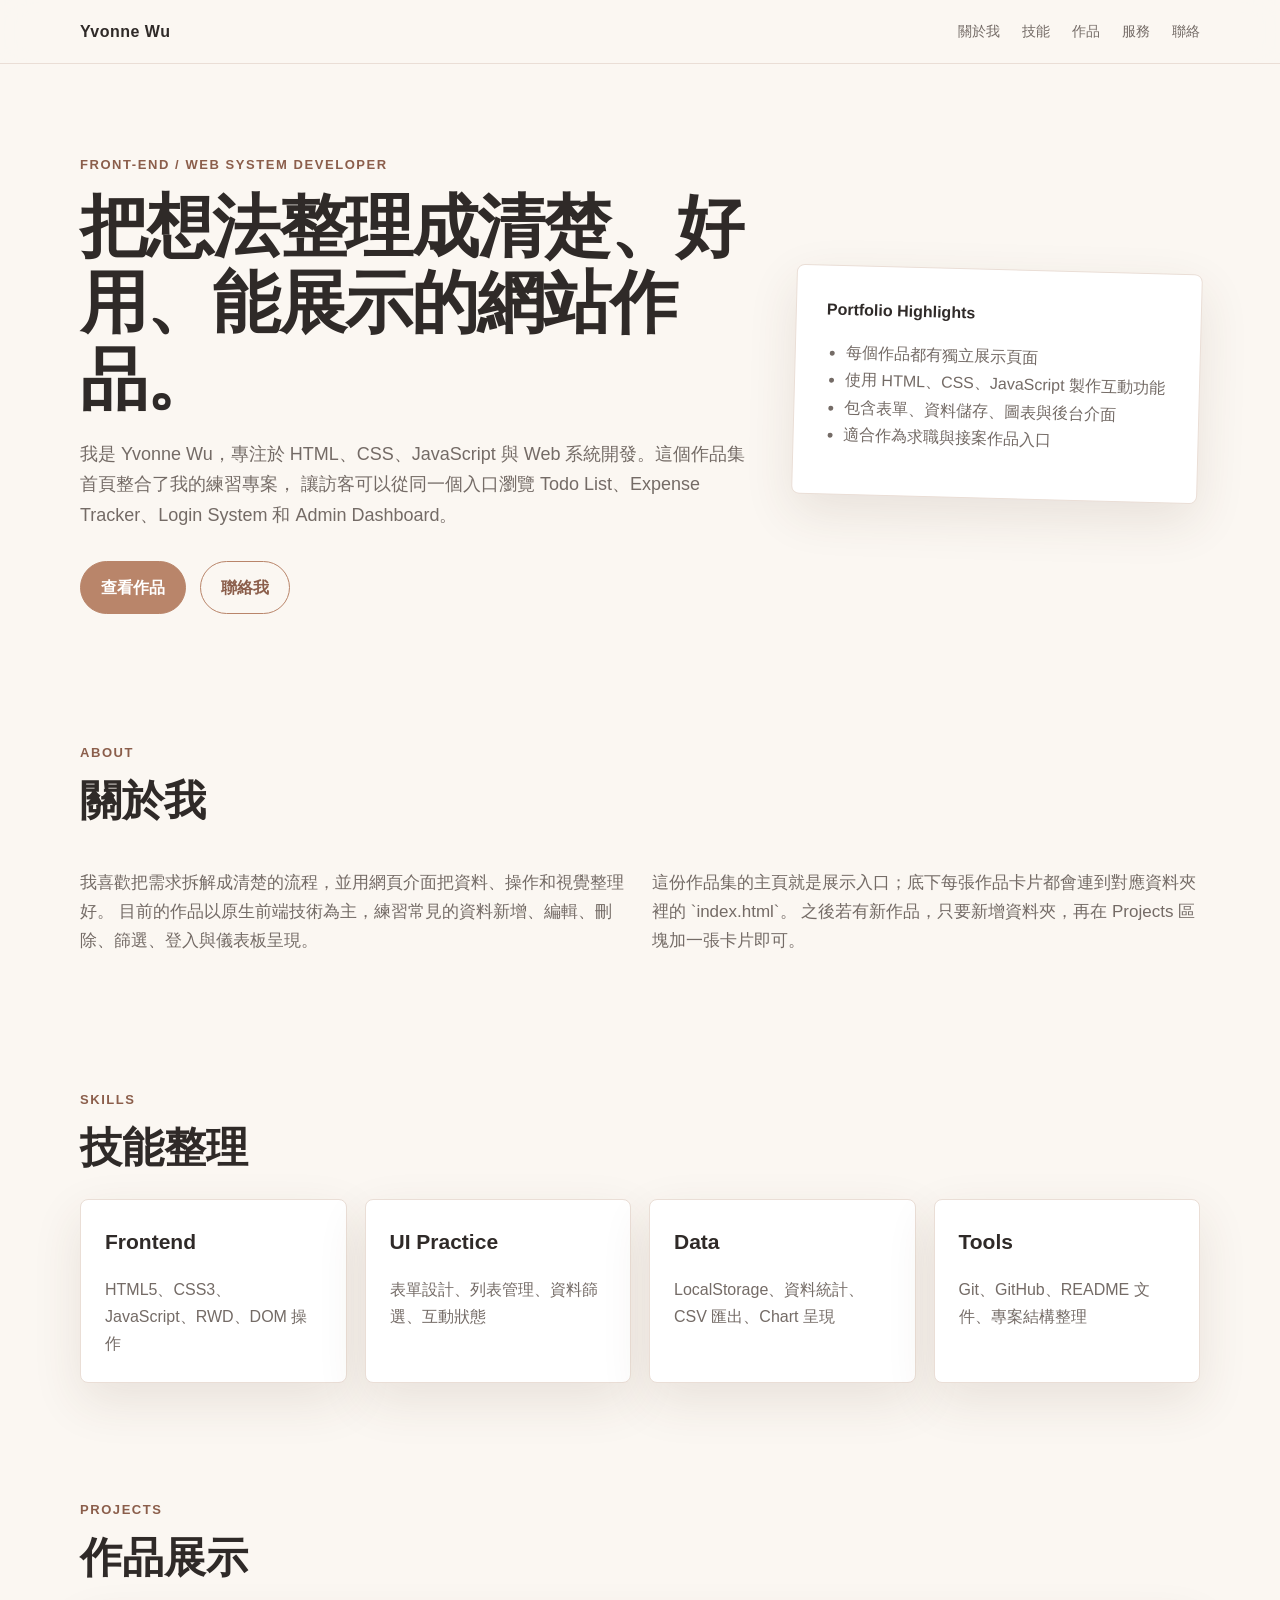
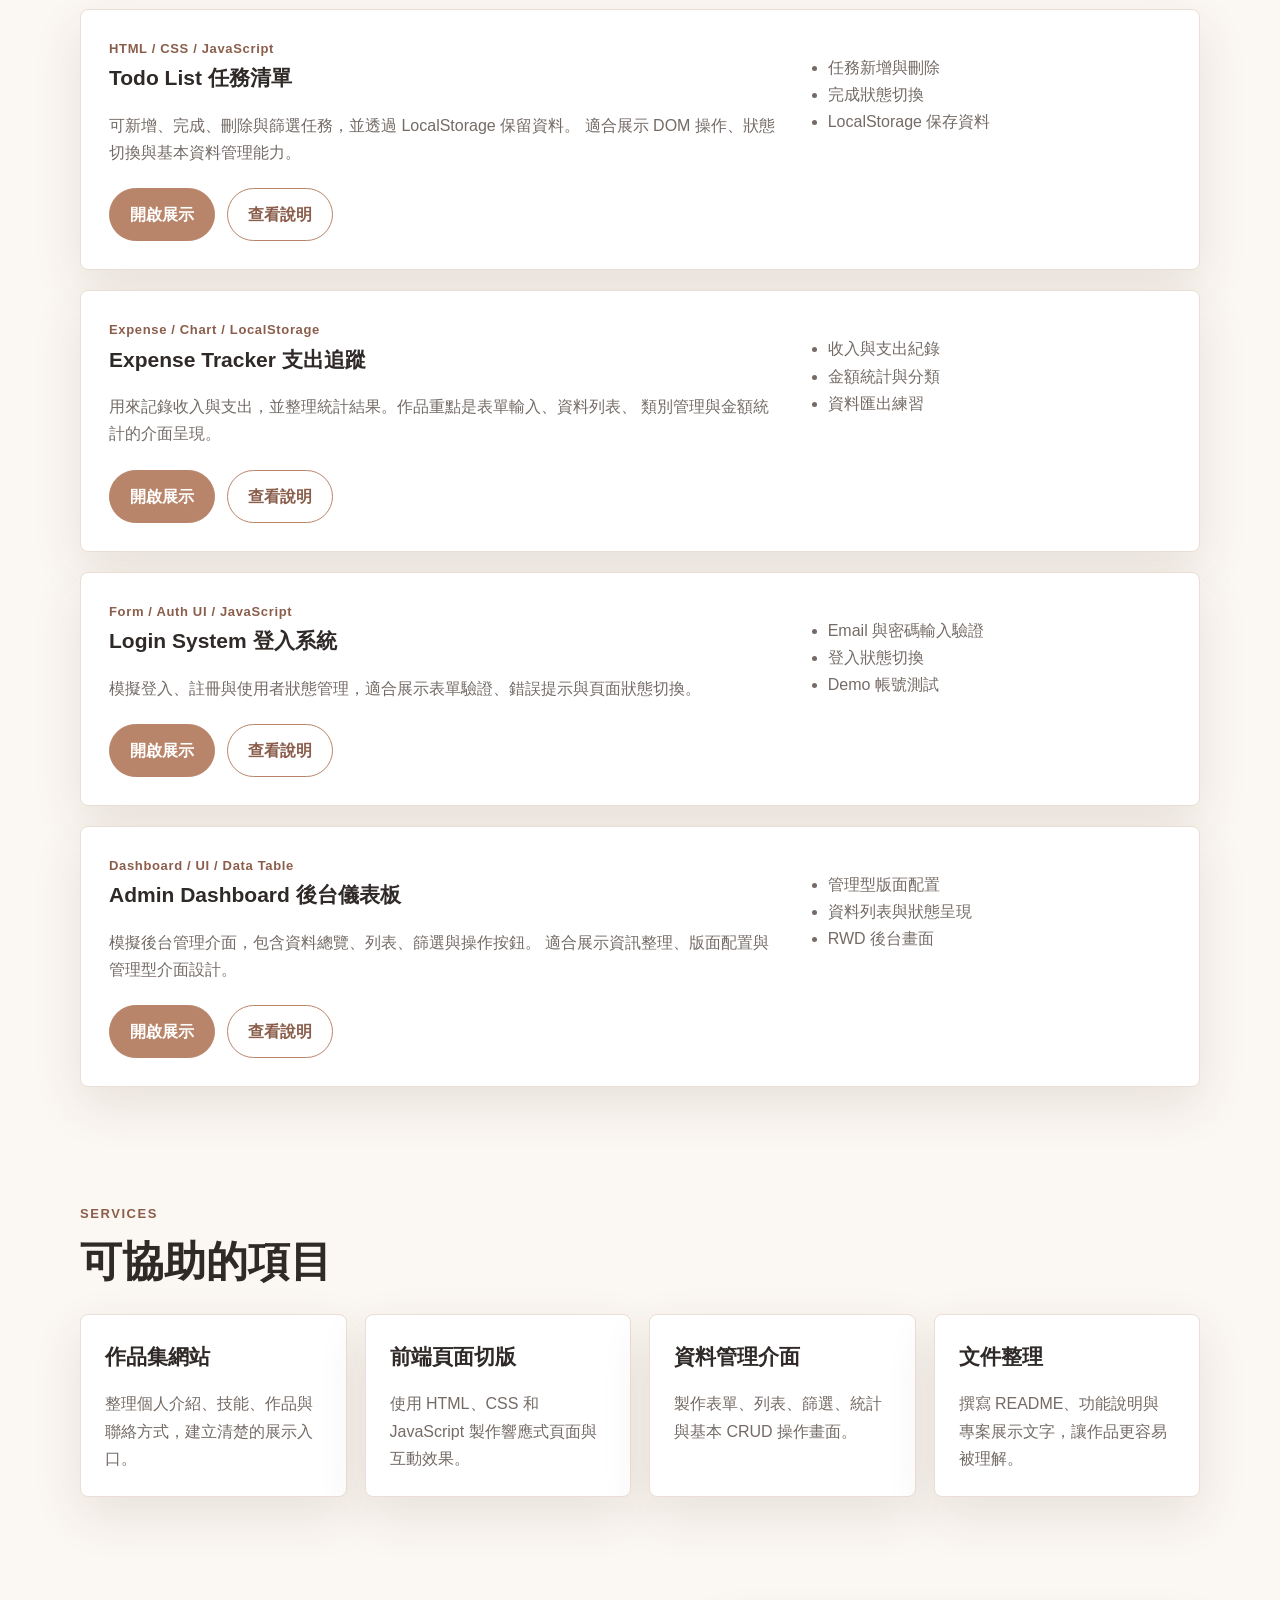
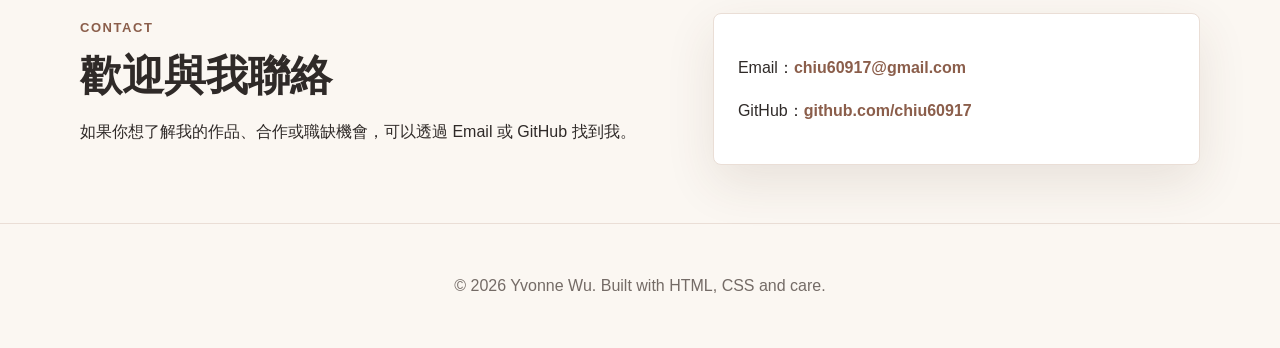
<file: index.html>
<!DOCTYPE html>
<html lang="zh-Hant">
<head>
  <meta charset="UTF-8" />
  <meta name="viewport" content="width=device-width, initial-scale=1.0" />
  <title>Yvonne Wu | Web Developer Portfolio</title>
  <meta name="description" content="Yvonne Wu 的 Web Developer Portfolio，展示前端互動頁面、資料管理工具、登入系統與後台儀表板作品。" />
  <link rel="stylesheet" href="style.css" />
</head>
<body>
  <header class="site-header">
    <nav class="nav container" aria-label="主要導覽">
      <a class="logo" href="#top">Yvonne Wu</a>
      <div class="nav-links">
        <a href="#about">關於我</a>
        <a href="#skills">技能</a>
        <a href="#projects">作品</a>
        <a href="#services">服務</a>
        <a href="#contact">聯絡</a>
      </div>
    </nav>
  </header>

  <main id="top">
    <section class="hero container">
      <div class="hero-text">
        <p class="eyebrow">Front-End / Web System Developer</p>
        <h1>把想法整理成清楚、好用、能展示的網站作品。</h1>
        <p class="hero-desc">
          我是 Yvonne Wu，專注於 HTML、CSS、JavaScript 與 Web 系統開發。這個作品集首頁整合了我的練習專案，
          讓訪客可以從同一個入口瀏覽 Todo List、Expense Tracker、Login System 和 Admin Dashboard。
        </p>
        <div class="hero-actions">
          <a class="btn primary" href="#projects">查看作品</a>
          <a class="btn secondary" href="#contact">聯絡我</a>
        </div>
      </div>
      <aside class="hero-card" aria-label="作品集重點">
        <p class="card-title">Portfolio Highlights</p>
        <ul>
          <li>每個作品都有獨立展示頁面</li>
          <li>使用 HTML、CSS、JavaScript 製作互動功能</li>
          <li>包含表單、資料儲存、圖表與後台介面</li>
          <li>適合作為求職與接案作品入口</li>
        </ul>
      </aside>
    </section>

    <section id="about" class="section container">
      <div class="section-heading">
        <p class="eyebrow">About</p>
        <h2>關於我</h2>
      </div>
      <div class="about-grid">
        <p>
          我喜歡把需求拆解成清楚的流程，並用網頁介面把資料、操作和視覺整理好。
          目前的作品以原生前端技術為主，練習常見的資料新增、編輯、刪除、篩選、登入與儀表板呈現。
        </p>
        <p>
          這份作品集的主頁就是展示入口；底下每張作品卡片都會連到對應資料夾裡的 `index.html`。
          之後若有新作品，只要新增資料夾，再在 Projects 區塊加一張卡片即可。
        </p>
      </div>
    </section>

    <section id="skills" class="section container">
      <div class="section-heading">
        <p class="eyebrow">Skills</p>
        <h2>技能整理</h2>
      </div>
      <div class="skills-grid">
        <div class="skill-card">
          <h3>Frontend</h3>
          <p>HTML5、CSS3、JavaScript、RWD、DOM 操作</p>
        </div>
        <div class="skill-card">
          <h3>UI Practice</h3>
          <p>表單設計、列表管理、資料篩選、互動狀態</p>
        </div>
        <div class="skill-card">
          <h3>Data</h3>
          <p>LocalStorage、資料統計、CSV 匯出、Chart 呈現</p>
        </div>
        <div class="skill-card">
          <h3>Tools</h3>
          <p>Git、GitHub、README 文件、專案結構整理</p>
        </div>
      </div>
    </section>

    <section id="projects" class="section container">
      <div class="section-heading">
        <p class="eyebrow">Projects</p>
        <h2>作品展示</h2>
      </div>
      <div class="project-list">
        <article class="project-card">
          <div>
            <p class="project-tag">HTML / CSS / JavaScript</p>
            <h3>Todo List 任務清單</h3>
            <p>
              可新增、完成、刪除與篩選任務，並透過 LocalStorage 保留資料。
              適合展示 DOM 操作、狀態切換與基本資料管理能力。
            </p>
            <div class="project-actions">
              <a class="btn primary" href="todo-list/index.html">開啟展示</a>
              <a class="btn secondary" href="todo-list/README.md">查看說明</a>
            </div>
          </div>
          <ul>
            <li>任務新增與刪除</li>
            <li>完成狀態切換</li>
            <li>LocalStorage 保存資料</li>
          </ul>
        </article>

        <article class="project-card">
          <div>
            <p class="project-tag">Expense / Chart / LocalStorage</p>
            <h3>Expense Tracker 支出追蹤</h3>
            <p>
              用來記錄收入與支出，並整理統計結果。作品重點是表單輸入、資料列表、
              類別管理與金額統計的介面呈現。
            </p>
            <div class="project-actions">
              <a class="btn primary" href="expense-tracker/index.html">開啟展示</a>
              <a class="btn secondary" href="expense-tracker/README.md">查看說明</a>
            </div>
          </div>
          <ul>
            <li>收入與支出紀錄</li>
            <li>金額統計與分類</li>
            <li>資料匯出練習</li>
          </ul>
        </article>

        <article class="project-card">
          <div>
            <p class="project-tag">Form / Auth UI / JavaScript</p>
            <h3>Login System 登入系統</h3>
            <p>
              模擬登入、註冊與使用者狀態管理，適合展示表單驗證、錯誤提示與頁面狀態切換。
            </p>
            <div class="project-actions">
              <a class="btn primary" href="login-system/index.html">開啟展示</a>
              <a class="btn secondary" href="login-system/README.md">查看說明</a>
            </div>
          </div>
          <ul>
            <li>Email 與密碼輸入驗證</li>
            <li>登入狀態切換</li>
            <li>Demo 帳號測試</li>
          </ul>
        </article>

        <article class="project-card">
          <div>
            <p class="project-tag">Dashboard / UI / Data Table</p>
            <h3>Admin Dashboard 後台儀表板</h3>
            <p>
              模擬後台管理介面，包含資料總覽、列表、篩選與操作按鈕。
              適合展示資訊整理、版面配置與管理型介面設計。
            </p>
            <div class="project-actions">
              <a class="btn primary" href="admin-dashboard/index.html">開啟展示</a>
              <a class="btn secondary" href="admin-dashboard/README.md">查看說明</a>
            </div>
          </div>
          <ul>
            <li>管理型版面配置</li>
            <li>資料列表與狀態呈現</li>
            <li>RWD 後台畫面</li>
          </ul>
        </article>
      </div>
    </section>

    <section id="services" class="section container">
      <div class="section-heading">
        <p class="eyebrow">Services</p>
        <h2>可協助的項目</h2>
      </div>
      <div class="services-grid">
        <div class="service-card">
          <h3>作品集網站</h3>
          <p>整理個人介紹、技能、作品與聯絡方式，建立清楚的展示入口。</p>
        </div>
        <div class="service-card">
          <h3>前端頁面切版</h3>
          <p>使用 HTML、CSS 和 JavaScript 製作響應式頁面與互動效果。</p>
        </div>
        <div class="service-card">
          <h3>資料管理介面</h3>
          <p>製作表單、列表、篩選、統計與基本 CRUD 操作畫面。</p>
        </div>
        <div class="service-card">
          <h3>文件整理</h3>
          <p>撰寫 README、功能說明與專案展示文字，讓作品更容易被理解。</p>
        </div>
      </div>
    </section>

    <section id="contact" class="section contact container">
      <div>
        <p class="eyebrow">Contact</p>
        <h2>歡迎與我聯絡</h2>
        <p>如果你想了解我的作品、合作或職缺機會，可以透過 Email 或 GitHub 找到我。</p>
      </div>
      <div class="contact-box">
        <p>Email：<a href="mailto:chiu60917@gmail.com">chiu60917@gmail.com</a></p>
        <p>GitHub：<a href="https://github.com/chiu60917" target="_blank" rel="noreferrer">github.com/chiu60917</a></p>
      </div>
    </section>
  </main>

  <footer class="footer">
    <p>&copy; 2026 Yvonne Wu. Built with HTML, CSS and care.</p>
  </footer>
</body>
</html>
</file>
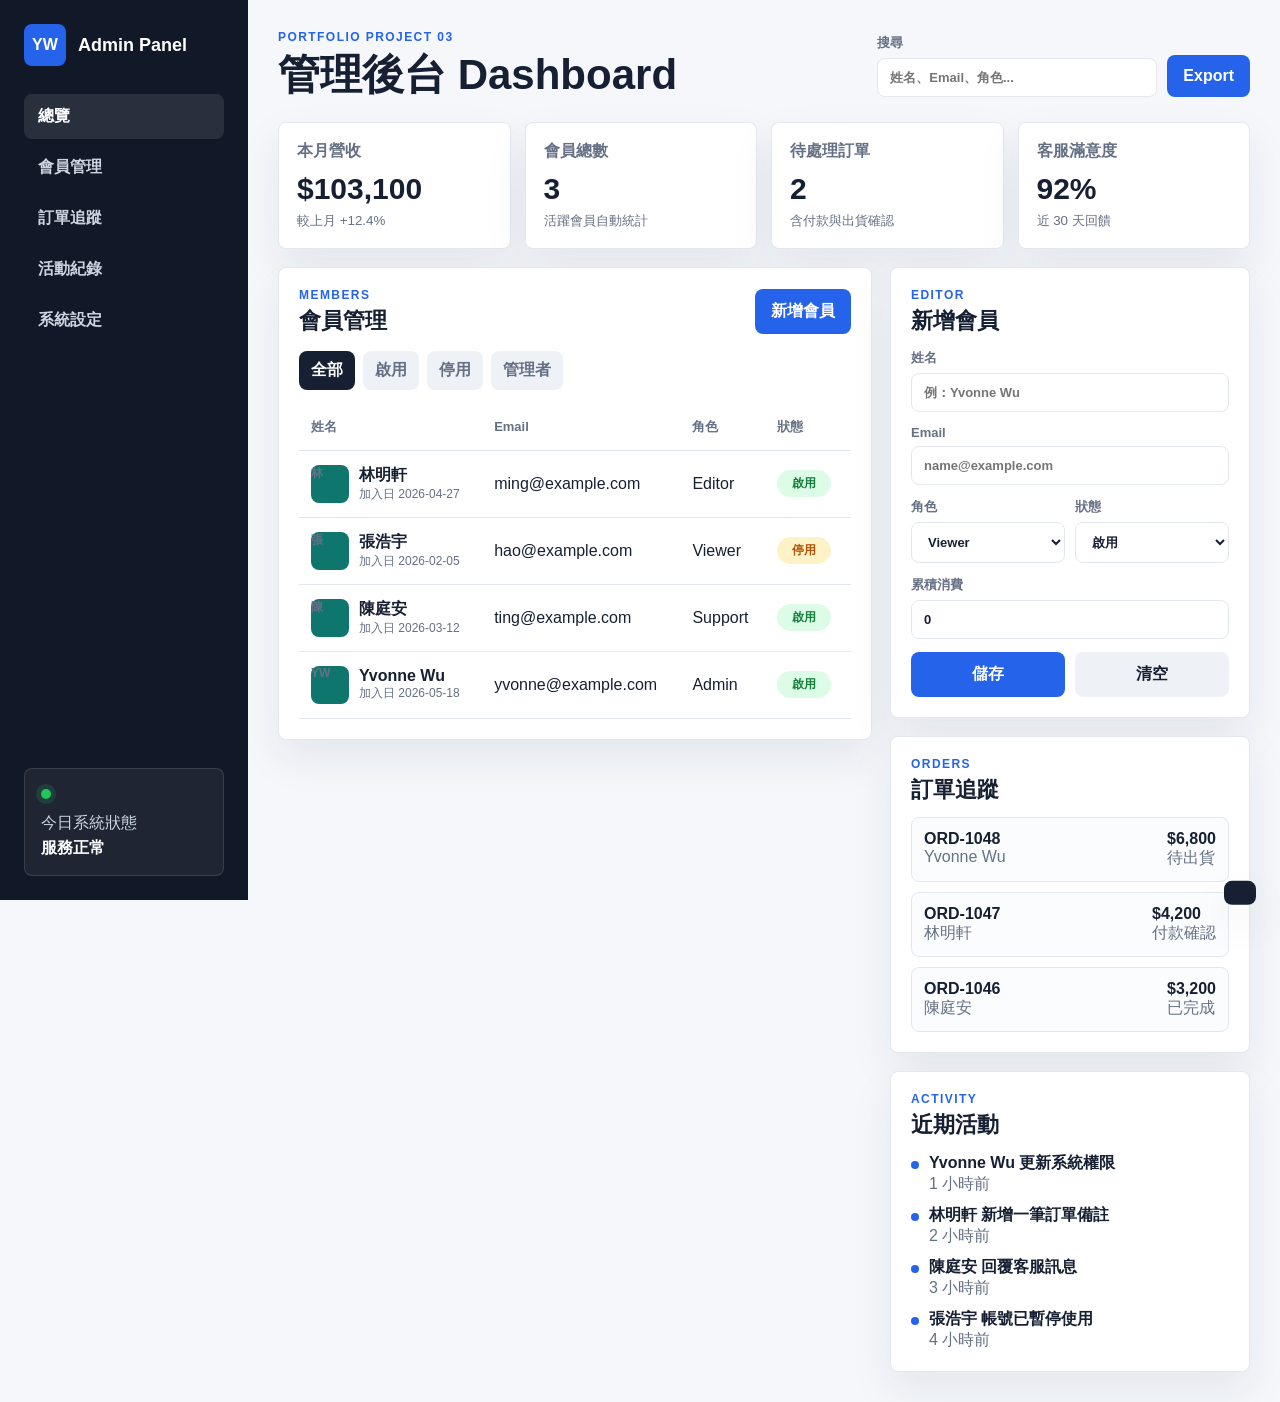
<file: admin-dashboard/index.html>
<!doctype html>
<html lang="zh-Hant">
  <head>
    <meta charset="UTF-8" />
    <meta name="viewport" content="width=device-width, initial-scale=1.0" />
    <title>管理後台 Demo | Yvonne Wu</title>
    <meta
      name="description"
      content="一個以 HTML、CSS、JavaScript 製作的響應式管理後台作品，包含資料篩選、排序、新增、編輯與刪除。"
    />
    <link rel="stylesheet" href="style.css" />
  </head>
  <body>
    <aside class="sidebar" aria-label="主選單">
      <a class="brand" href="../index.html" aria-label="回到作品集首頁">
        <span>YW</span>
        <strong>Admin Panel</strong>
      </a>
      <nav class="nav-list">
        <a class="active" href="#overview">總覽</a>
        <a href="#members">會員管理</a>
        <a href="#orders">訂單追蹤</a>
        <a href="#activity">活動紀錄</a>
        <a href="#settings">系統設定</a>
      </nav>
      <div class="sidebar-card">
        <span class="status-dot"></span>
        <p>今日系統狀態</p>
        <strong>服務正常</strong>
      </div>
    </aside>

    <main class="dashboard">
      <header class="topbar">
        <div>
          <p class="eyebrow">Portfolio Project 03</p>
          <h1>管理後台 Dashboard</h1>
        </div>
        <div class="topbar-actions">
          <label class="search">
            <span>搜尋</span>
            <input id="keyword" type="search" placeholder="姓名、Email、角色..." />
          </label>
          <button class="icon-button" id="exportBtn" type="button" title="匯出目前清單">
            Export
          </button>
        </div>
      </header>

      <section class="metrics" id="overview" aria-label="營運指標">
        <article class="metric-card">
          <span>本月營收</span>
          <strong id="revenueValue">$0</strong>
          <small>較上月 +12.4%</small>
        </article>
        <article class="metric-card">
          <span>會員總數</span>
          <strong id="memberValue">0</strong>
          <small>活躍會員自動統計</small>
        </article>
        <article class="metric-card">
          <span>待處理訂單</span>
          <strong id="pendingValue">0</strong>
          <small>含付款與出貨確認</small>
        </article>
        <article class="metric-card">
          <span>客服滿意度</span>
          <strong>92%</strong>
          <small>近 30 天回饋</small>
        </article>
      </section>

      <section class="workspace">
        <section class="panel users-panel" id="members">
          <div class="panel-title">
            <div>
              <p class="eyebrow">Members</p>
              <h2>會員管理</h2>
            </div>
            <button id="openFormBtn" class="primary-button" type="button">新增會員</button>
          </div>

          <div class="filters" aria-label="會員篩選">
            <button class="filter active" type="button" data-filter="all">全部</button>
            <button class="filter" type="button" data-filter="active">啟用</button>
            <button class="filter" type="button" data-filter="inactive">停用</button>
            <button class="filter" type="button" data-filter="admin">管理者</button>
          </div>

          <div class="table-wrap">
            <table>
              <thead>
                <tr>
                  <th>
                    <button class="sort-button" type="button" data-sort="name">姓名</button>
                  </th>
                  <th>Email</th>
                  <th>
                    <button class="sort-button" type="button" data-sort="role">角色</button>
                  </th>
                  <th>狀態</th>
                  <th>
                    <button class="sort-button" type="button" data-sort="spent">消費</button>
                  </th>
                  <th>操作</th>
                </tr>
              </thead>
              <tbody id="tbody"></tbody>
            </table>
          </div>
          <p id="emptyState" class="empty-state" hidden>找不到符合條件的會員。</p>
        </section>

        <aside class="right-column">
          <section class="panel form-panel" id="settings">
            <div class="panel-title compact">
              <div>
                <p class="eyebrow">Editor</p>
                <h2 id="formTitle">新增會員</h2>
              </div>
            </div>
            <form id="memberForm">
              <input type="hidden" id="memberId" />
              <label>
                姓名
                <input id="nameInput" type="text" required placeholder="例：Yvonne Wu" />
              </label>
              <label>
                Email
                <input id="emailInput" type="email" required placeholder="name@example.com" />
              </label>
              <div class="form-grid">
                <label>
                  角色
                  <select id="roleInput">
                    <option>Admin</option>
                    <option>Editor</option>
                    <option>Support</option>
                    <option>Viewer</option>
                  </select>
                </label>
                <label>
                  狀態
                  <select id="statusInput">
                    <option value="active">啟用</option>
                    <option value="inactive">停用</option>
                  </select>
                </label>
              </div>
              <label>
                累積消費
                <input id="spentInput" type="number" min="0" step="100" required />
              </label>
              <div class="form-actions">
                <button class="primary-button" type="submit">儲存</button>
                <button class="ghost-button" id="resetFormBtn" type="button">清空</button>
              </div>
            </form>
          </section>

          <section class="panel" id="orders">
            <div class="panel-title compact">
              <div>
                <p class="eyebrow">Orders</p>
                <h2>訂單追蹤</h2>
              </div>
            </div>
            <div class="order-list" id="orderList"></div>
          </section>

          <section class="panel" id="activity">
            <div class="panel-title compact">
              <div>
                <p class="eyebrow">Activity</p>
                <h2>近期活動</h2>
              </div>
            </div>
            <ul class="timeline" id="timeline"></ul>
          </section>
        </aside>
      </section>
    </main>

    <div class="toast" id="toast" role="status" aria-live="polite"></div>
    <script src="script.js"></script>
  </body>
</html>
</file>
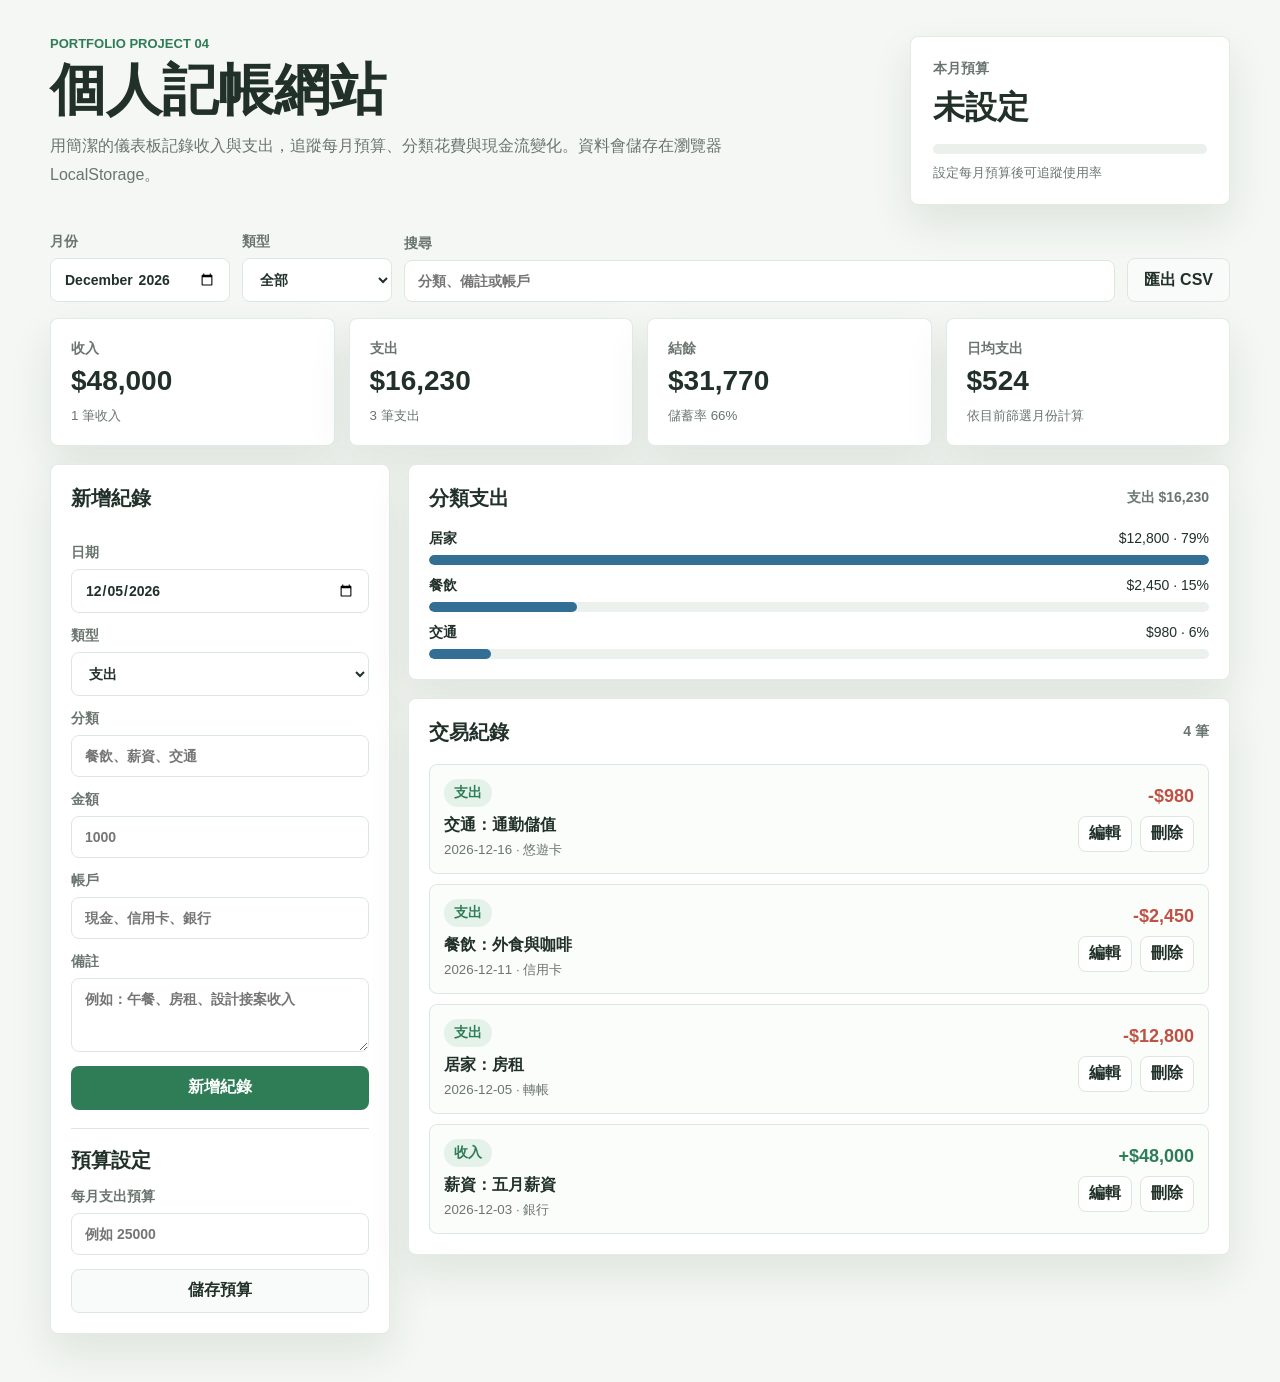
<file: expense-tracker/index.html>
<!doctype html>
<html lang="zh-Hant">
  <head>
    <meta charset="UTF-8" />
    <meta name="viewport" content="width=device-width,initial-scale=1.0" />
    <title>個人記帳網站 | Expense Tracker</title>
    <link rel="stylesheet" href="style.css" />
  </head>
  <body>
    <main class="app">
      <header class="top">
        <div>
          <p class="eyebrow">Portfolio Project 04</p>
          <h1>個人記帳網站</h1>
          <p class="intro">
            用簡潔的儀表板記錄收入與支出，追蹤每月預算、分類花費與現金流變化。資料會儲存在瀏覽器 LocalStorage。
          </p>
        </div>
        <div class="period-card" aria-label="本月預算狀態">
          <span>本月預算</span>
          <strong id="budgetAmount">$0</strong>
          <div class="budget-track"><span id="budgetBar"></span></div>
          <small id="budgetHint">尚未設定預算</small>
        </div>
      </header>

      <section class="toolbar" aria-label="篩選工具">
        <label>
          月份
          <input id="monthFilter" type="month" />
        </label>
        <label>
          類型
          <select id="typeFilter">
            <option value="all">全部</option>
            <option value="income">收入</option>
            <option value="expense">支出</option>
          </select>
        </label>
        <label>
          搜尋
          <input id="searchInput" placeholder="分類、備註或帳戶" />
        </label>
        <button id="exportBtn" class="secondary" type="button">匯出 CSV</button>
      </section>

      <section class="summary" aria-label="財務摘要">
        <article>
          <span>收入</span>
          <strong id="income">$0</strong>
          <small id="incomeCount">0 筆收入</small>
        </article>
        <article>
          <span>支出</span>
          <strong id="expense">$0</strong>
          <small id="expenseCount">0 筆支出</small>
        </article>
        <article>
          <span>結餘</span>
          <strong id="balance">$0</strong>
          <small id="savingRate">儲蓄率 0%</small>
        </article>
        <article>
          <span>日均支出</span>
          <strong id="dailyAverage">$0</strong>
          <small>依目前篩選月份計算</small>
        </article>
      </section>

      <section class="layout">
        <aside class="panel">
          <form id="recordForm">
            <div class="panel-title">
              <h2 id="formTitle">新增紀錄</h2>
              <button id="cancelEditBtn" class="ghost hidden" type="button">取消編輯</button>
            </div>

            <label>
              日期
              <input id="date" type="date" required />
            </label>

            <label>
              類型
              <select id="type" required>
                <option value="expense">支出</option>
                <option value="income">收入</option>
              </select>
            </label>

            <label>
              分類
              <input id="category" list="categoryOptions" placeholder="餐飲、薪資、交通" required />
              <datalist id="categoryOptions">
                <option value="餐飲"></option>
                <option value="交通"></option>
                <option value="購物"></option>
                <option value="居家"></option>
                <option value="娛樂"></option>
                <option value="薪資"></option>
                <option value="投資"></option>
                <option value="其他"></option>
              </datalist>
            </label>

            <label>
              金額
              <input id="amount" type="number" min="1" step="1" placeholder="1000" required />
            </label>

            <label>
              帳戶
              <input id="account" placeholder="現金、信用卡、銀行" />
            </label>

            <label>
              備註
              <textarea id="note" rows="3" placeholder="例如：午餐、房租、設計接案收入"></textarea>
            </label>

            <button id="submitBtn" type="submit">新增紀錄</button>
          </form>

          <div class="budget-editor">
            <h2>預算設定</h2>
            <label>
              每月支出預算
              <input id="budgetInput" type="number" min="0" step="100" placeholder="例如 25000" />
            </label>
            <button id="saveBudgetBtn" class="secondary" type="button">儲存預算</button>
          </div>
        </aside>

        <section class="workspace">
          <section class="panel chart-panel">
            <div class="panel-title">
              <h2>分類支出</h2>
              <span id="chartTotal">支出 $0</span>
            </div>
            <div id="categoryChart" class="category-chart"></div>
          </section>

          <section class="panel records-panel">
            <div class="panel-title">
              <h2>交易紀錄</h2>
              <span id="recordCount">0 筆</span>
            </div>
            <ul id="records" class="records"></ul>
            <div id="emptyState" class="empty hidden">
              <strong>目前沒有符合條件的紀錄</strong>
              <span>調整篩選條件，或新增一筆收入 / 支出。</span>
            </div>
          </section>
        </section>
      </section>
    </main>

    <script src="script.js"></script>
  </body>
</html>
</file>
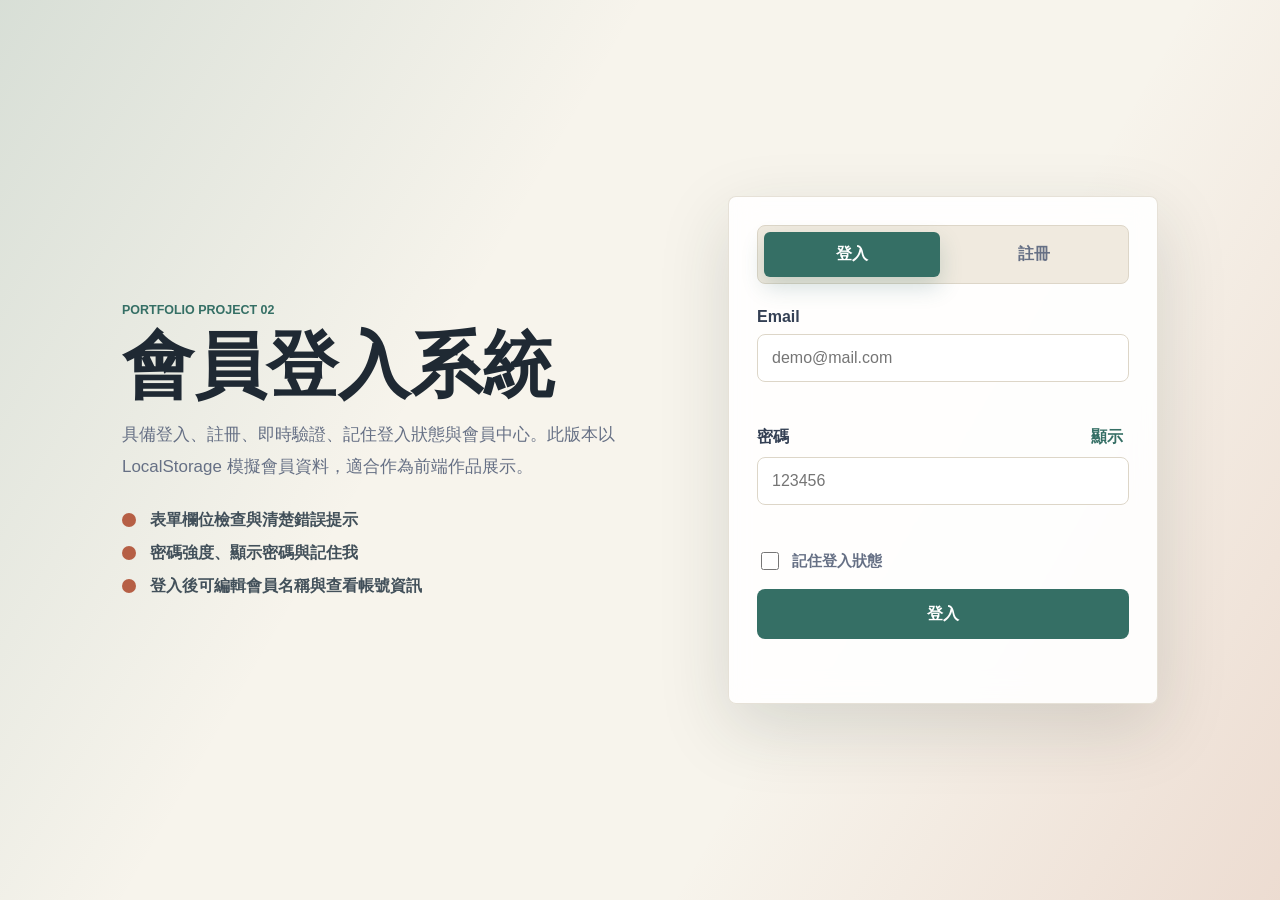
<file: login-system/index.html>
<!doctype html>
<html lang="zh-Hant">
  <head>
    <meta charset="UTF-8" />
    <meta name="viewport" content="width=device-width, initial-scale=1.0" />
    <title>會員登入系統 Demo</title>
    <link rel="stylesheet" href="style.css" />
  </head>
  <body>
    <main class="shell">
      <section class="intro" aria-labelledby="pageTitle">
        <p class="eyebrow">Portfolio Project 02</p>
        <h1 id="pageTitle">會員登入系統</h1>
        <p>
          具備登入、註冊、即時驗證、記住登入狀態與會員中心。此版本以
          LocalStorage 模擬會員資料，適合作為前端作品展示。
        </p>
        <ul class="feature-list" aria-label="功能重點">
          <li>表單欄位檢查與清楚錯誤提示</li>
          <li>密碼強度、顯示密碼與記住我</li>
          <li>登入後可編輯會員名稱與查看帳號資訊</li>
        </ul>
      </section>

      <section class="panel" id="authCard" aria-label="會員驗證">
        <div class="tabs" role="tablist" aria-label="切換表單">
          <button
            class="active"
            type="button"
            id="loginTab"
            data-tab="login"
            role="tab"
            aria-selected="true"
            aria-controls="loginForm"
          >
            登入
          </button>
          <button
            type="button"
            id="registerTab"
            data-tab="register"
            role="tab"
            aria-selected="false"
            aria-controls="registerForm"
          >
            註冊
          </button>
        </div>

        <form id="loginForm" class="form" novalidate>
          <div class="field">
            <label for="loginEmail">Email</label>
            <input
              type="email"
              id="loginEmail"
              autocomplete="email"
              placeholder="demo@mail.com"
              required
            />
            <small class="field-error" id="loginEmailError"></small>
          </div>

          <div class="field">
            <div class="label-row">
              <label for="loginPassword">密碼</label>
              <button
                class="text-button"
                type="button"
                data-toggle-password="loginPassword"
              >
                顯示
              </button>
            </div>
            <input
              type="password"
              id="loginPassword"
              autocomplete="current-password"
              placeholder="123456"
              required
            />
            <small class="field-error" id="loginPasswordError"></small>
          </div>

          <label class="check-row" for="rememberMe">
            <input type="checkbox" id="rememberMe" />
            <span>記住登入狀態</span>
          </label>

          <button class="primary-button" type="submit">登入</button>
          <p class="form-message" id="loginMsg" role="status"></p>
        </form>

        <form id="registerForm" class="form hidden" novalidate>
          <div class="field">
            <label for="regName">姓名</label>
            <input
              type="text"
              id="regName"
              autocomplete="name"
              placeholder="Yvonne Wu"
              required
            />
            <small class="field-error" id="regNameError"></small>
          </div>

          <div class="field">
            <label for="regEmail">Email</label>
            <input
              type="email"
              id="regEmail"
              autocomplete="email"
              placeholder="your@mail.com"
              required
            />
            <small class="field-error" id="regEmailError"></small>
          </div>

          <div class="field">
            <div class="label-row">
              <label for="regPassword">密碼</label>
              <button
                class="text-button"
                type="button"
                data-toggle-password="regPassword"
              >
                顯示
              </button>
            </div>
            <input
              type="password"
              id="regPassword"
              autocomplete="new-password"
              placeholder="至少 6 碼，建議包含英文與數字"
              required
            />
            <div class="strength" aria-hidden="true">
              <span></span>
            </div>
            <small class="field-error" id="regPasswordError"></small>
          </div>

          <button class="primary-button" type="submit">建立帳號</button>
          <p class="form-message" id="regMsg" role="status"></p>
        </form>
      </section>

      <section class="panel dashboard hidden" id="dashboard" aria-label="會員中心">
        <div class="dashboard-header">
          <div>
            <p class="eyebrow">Member Center</p>
            <h2>登入成功</h2>
          </div>
          <button class="ghost-button" type="button" id="logout">登出</button>
        </div>

        <p id="welcome" class="welcome"></p>

        <div class="stats" aria-label="會員資訊">
          <div class="info">
            <span>會員權限</span>
            <strong>一般會員</strong>
          </div>
          <div class="info">
            <span>登入次數</span>
            <strong id="loginCount">1</strong>
          </div>
          <div class="info">
            <span>上次登入</span>
            <strong id="lastLogin">首次登入</strong>
          </div>
        </div>

        <form id="profileForm" class="profile-form">
          <label for="profileName">更新會員姓名</label>
          <div class="profile-actions">
            <input type="text" id="profileName" autocomplete="name" />
            <button class="primary-button" type="submit">儲存</button>
          </div>
          <p class="form-message" id="profileMsg" role="status"></p>
        </form>
      </section>
    </main>

    <script src="script.js"></script>
  </body>
</html>
</file>
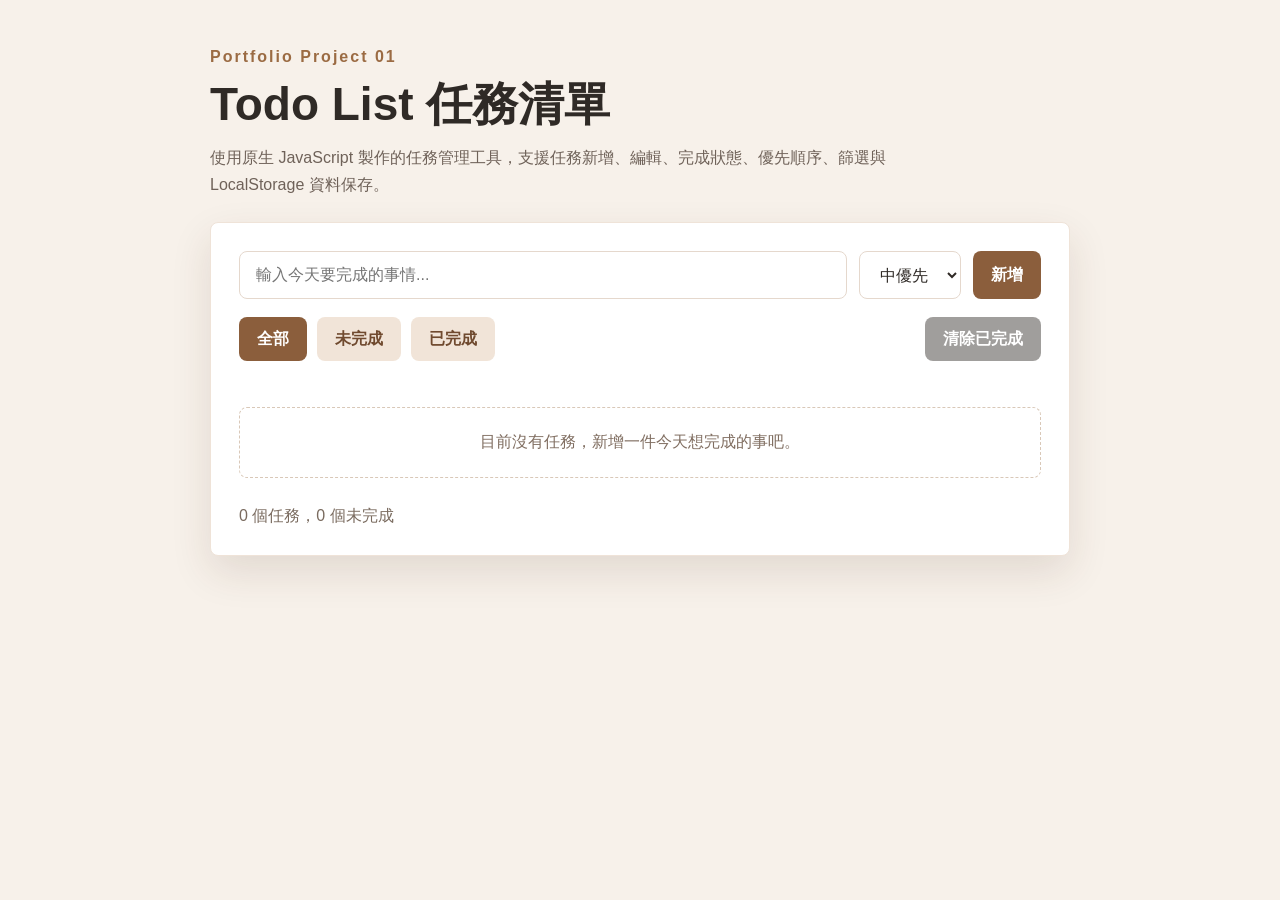
<file: todo-list/index.html>
<!doctype html>
<html lang="zh-Hant">
<head>
  <meta charset="UTF-8" />
  <meta name="viewport" content="width=device-width, initial-scale=1.0" />
  <title>Todo List 任務清單</title>
  <link rel="stylesheet" href="style.css" />
</head>
<body>
  <main class="app">
    <section class="hero">
      <p class="eyebrow">Portfolio Project 01</p>
      <h1>Todo List 任務清單</h1>
      <p>使用原生 JavaScript 製作的任務管理工具，支援任務新增、編輯、完成狀態、優先順序、篩選與 LocalStorage 資料保存。</p>
    </section>

    <section class="panel" aria-label="Todo List 應用程式">
      <form id="todoForm" class="todo-form">
        <input id="todoInput" type="text" placeholder="輸入今天要完成的事情..." autocomplete="off" />
        <select id="priorityInput" aria-label="選擇優先順序">
          <option value="medium">中優先</option>
          <option value="high">高優先</option>
          <option value="low">低優先</option>
        </select>
        <button type="submit">新增</button>
      </form>

      <div class="toolbar">
        <div class="filters" aria-label="任務篩選">
          <button class="active" data-filter="all" type="button">全部</button>
          <button data-filter="active" type="button">未完成</button>
          <button data-filter="done" type="button">已完成</button>
        </div>
        <button id="clearDone" type="button">清除已完成</button>
      </div>

      <ul id="todoList" class="todo-list"></ul>
      <p id="emptyState" class="empty-state">目前沒有任務，新增一件今天想完成的事吧。</p>

      <div class="summary">
        <span id="countText">0 個任務，0 個未完成</span>
      </div>
    </section>
  </main>
  <script src="script.js"></script>
</body>
</html>
</file>
<file: style.css>
:root {
  --bg: #fbf7f2;
  --card: #ffffff;
  --text: #2f2a28;
  --muted: #746b66;
  --primary: #b9856a;
  --primary-dark: #8b5e4b;
  --line: #eaded6;
  --shadow: 0 18px 50px rgba(84, 55, 39, 0.11);
}

* { box-sizing: border-box; }
html { scroll-behavior: smooth; }
body {
  margin: 0;
  font-family: -apple-system, BlinkMacSystemFont, "Noto Sans TC", "Segoe UI", sans-serif;
  background: var(--bg);
  color: var(--text);
  line-height: 1.7;
}
a { color: inherit; text-decoration: none; }
.container { width: min(1120px, calc(100% - 40px)); margin: 0 auto; }
.site-header {
  position: sticky;
  top: 0;
  z-index: 10;
  backdrop-filter: blur(16px);
  background: rgba(251, 247, 242, 0.82);
  border-bottom: 1px solid var(--line);
}
.nav { display: flex; align-items: center; justify-content: space-between; padding: 18px 0; }
.logo { font-weight: 800; letter-spacing: 0.5px; }
.nav-links { display: flex; gap: 22px; color: var(--muted); font-size: 14px; }
.nav-links a:hover { color: var(--primary-dark); }
.hero { display: grid; grid-template-columns: 1.25fr 0.75fr; gap: 38px; align-items: center; padding: 90px 0 70px; }
.eyebrow { color: var(--primary-dark); font-weight: 700; letter-spacing: 0.12em; text-transform: uppercase; font-size: 13px; margin: 0 0 12px; }
h1 { font-size: clamp(38px, 6vw, 68px); line-height: 1.12; margin: 0 0 22px; letter-spacing: -1.8px; }
h2 { font-size: clamp(28px, 4vw, 42px); margin: 0; line-height: 1.2; }
h3 { margin: 0 0 10px; font-size: 21px; }
.hero-desc { color: var(--muted); font-size: 18px; max-width: 700px; }
.hero-actions { display: flex; gap: 14px; margin-top: 30px; flex-wrap: wrap; }
.btn { padding: 12px 20px; border-radius: 999px; font-weight: 700; border: 1px solid var(--primary); }
.btn.primary { background: var(--primary); color: #fff; }
.btn.secondary { color: var(--primary-dark); background: transparent; }
.hero-card, .skill-card, .project-card, .service-card, .contact-box {
  background: var(--card);
  border: 1px solid var(--line);
  border-radius: 8px;
  box-shadow: var(--shadow);
}
.hero-card { padding: 30px; transform: rotate(1.5deg); }
.card-title { font-weight: 800; margin-top: 0; }
ul { padding-left: 20px; color: var(--muted); }
.section { padding: 58px 0; }
.section-heading { margin-bottom: 26px; }
.about-grid { display: grid; grid-template-columns: 1fr 1fr; gap: 24px; color: var(--muted); font-size: 17px; }
.skills-grid, .services-grid { display: grid; grid-template-columns: repeat(4, 1fr); gap: 18px; }
.skill-card, .service-card { padding: 24px; }
.skill-card p, .service-card p, .project-card p { color: var(--muted); margin-bottom: 0; }
.project-list { display: grid; gap: 20px; }
.project-card { padding: 28px; display: grid; grid-template-columns: 1.3fr 0.7fr; gap: 24px; align-items: start; }
.project-tag { color: var(--primary-dark) !important; font-weight: 800; font-size: 13px; letter-spacing: 0.05em; margin-top: 0; }
.project-actions { display: flex; gap: 12px; flex-wrap: wrap; margin-top: 22px; }
.contact { display: grid; grid-template-columns: 1fr 0.8fr; gap: 24px; align-items: center; }
.contact-box { padding: 24px; }
.contact-box a { color: var(--primary-dark); font-weight: 700; }
.footer { text-align: center; color: var(--muted); padding: 32px 20px; border-top: 1px solid var(--line); }
@media (max-width: 860px) {
  .nav { align-items: flex-start; gap: 12px; flex-direction: column; }
  .nav-links { flex-wrap: wrap; gap: 12px 18px; }
  .hero, .about-grid, .project-card, .contact { grid-template-columns: 1fr; }
  .skills-grid, .services-grid { grid-template-columns: 1fr 1fr; }
  .hero { padding-top: 60px; }
}
@media (max-width: 560px) {
  .container { width: min(100% - 28px, 1120px); }
  .skills-grid, .services-grid { grid-template-columns: 1fr; }
  h1 { font-size: 36px; }
  .hero-card { transform: none; }
}
</file>
<file: admin-dashboard/style.css>
:root {
  --bg: #f5f7fb;
  --panel: #ffffff;
  --text: #172033;
  --muted: #667085;
  --line: #e3e8ef;
  --primary: #2563eb;
  --primary-dark: #1e40af;
  --success: #15803d;
  --warning: #b45309;
  --danger: #b42318;
  --sidebar: #111827;
  --shadow: 0 18px 44px rgba(22, 32, 51, 0.08);
}

* {
  box-sizing: border-box;
}

html {
  scroll-behavior: smooth;
}

body {
  margin: 0;
  min-height: 100vh;
  background: var(--bg);
  color: var(--text);
  font-family: -apple-system, BlinkMacSystemFont, "Noto Sans TC", "Segoe UI", sans-serif;
  display: grid;
  grid-template-columns: 248px minmax(0, 1fr);
}

button,
input,
select {
  font: inherit;
}

button {
  cursor: pointer;
}

a {
  color: inherit;
  text-decoration: none;
}

.sidebar {
  position: sticky;
  top: 0;
  height: 100vh;
  background: var(--sidebar);
  color: #ffffff;
  padding: 24px;
  display: flex;
  flex-direction: column;
  gap: 28px;
}

.brand {
  display: flex;
  align-items: center;
  gap: 12px;
}

.brand span {
  width: 42px;
  height: 42px;
  border-radius: 8px;
  display: grid;
  place-items: center;
  background: #2563eb;
  font-weight: 900;
}

.brand strong {
  font-size: 18px;
}

.nav-list {
  display: grid;
  gap: 6px;
}

.nav-list a {
  color: #cbd5e1;
  border-radius: 8px;
  padding: 12px 14px;
  font-weight: 700;
}

.nav-list a:hover,
.nav-list .active {
  background: rgba(255, 255, 255, 0.1);
  color: #ffffff;
}

.sidebar-card {
  margin-top: auto;
  padding: 16px;
  border: 1px solid rgba(255, 255, 255, 0.12);
  border-radius: 8px;
  background: rgba(255, 255, 255, 0.06);
}

.sidebar-card p {
  color: #cbd5e1;
  margin: 10px 0 4px;
}

.status-dot {
  width: 10px;
  height: 10px;
  display: inline-block;
  border-radius: 999px;
  background: #22c55e;
  box-shadow: 0 0 0 5px rgba(34, 197, 94, 0.16);
}

.dashboard {
  min-width: 0;
  padding: 30px;
}

.topbar {
  display: flex;
  align-items: center;
  justify-content: space-between;
  gap: 20px;
  margin-bottom: 22px;
}

.eyebrow {
  margin: 0 0 6px;
  color: var(--primary);
  font-size: 12px;
  font-weight: 900;
  letter-spacing: 0.12em;
  text-transform: uppercase;
}

h1,
h2 {
  margin: 0;
  line-height: 1.2;
}

h1 {
  font-size: clamp(28px, 4vw, 42px);
}

h2 {
  font-size: 22px;
}

.topbar-actions {
  display: flex;
  align-items: end;
  gap: 10px;
}

.search {
  display: grid;
  gap: 6px;
  color: var(--muted);
  font-size: 13px;
  font-weight: 700;
}

.search input,
form input,
form select {
  width: 100%;
  border: 1px solid var(--line);
  border-radius: 8px;
  background: #ffffff;
  color: var(--text);
  padding: 11px 12px;
  outline: none;
}

.search input {
  min-width: 280px;
}

.search input:focus,
form input:focus,
form select:focus {
  border-color: var(--primary);
  box-shadow: 0 0 0 3px rgba(37, 99, 235, 0.12);
}

.icon-button,
.primary-button,
.ghost-button,
.action-button,
.filter,
.sort-button {
  border: 0;
  border-radius: 8px;
  font-weight: 800;
}

.icon-button,
.primary-button {
  color: #ffffff;
  background: var(--primary);
  padding: 12px 16px;
}

.icon-button:hover,
.primary-button:hover {
  background: var(--primary-dark);
}

.metrics {
  display: grid;
  grid-template-columns: repeat(4, minmax(0, 1fr));
  gap: 14px;
  margin-bottom: 18px;
}

.metric-card,
.panel {
  background: var(--panel);
  border: 1px solid var(--line);
  border-radius: 8px;
  box-shadow: var(--shadow);
}

.metric-card {
  padding: 18px;
}

.metric-card span,
.metric-card small {
  display: block;
  color: var(--muted);
}

.metric-card span {
  font-weight: 800;
}

.metric-card strong {
  display: block;
  margin: 10px 0 6px;
  font-size: 30px;
}

.workspace {
  display: grid;
  grid-template-columns: minmax(0, 1fr) 360px;
  gap: 18px;
  align-items: start;
}

.panel {
  padding: 20px;
}

.panel-title {
  display: flex;
  align-items: center;
  justify-content: space-between;
  gap: 16px;
  margin-bottom: 16px;
}

.panel-title.compact {
  margin-bottom: 14px;
}

.filters {
  display: flex;
  flex-wrap: wrap;
  gap: 8px;
  margin-bottom: 14px;
}

.filter {
  color: var(--muted);
  background: #eef2f7;
  padding: 9px 12px;
}

.filter.active,
.filter:hover {
  color: #ffffff;
  background: var(--text);
}

.table-wrap {
  overflow-x: auto;
}

table {
  width: 100%;
  min-width: 780px;
  border-collapse: collapse;
}

th,
td {
  border-bottom: 1px solid var(--line);
  padding: 14px 12px;
  text-align: left;
  vertical-align: middle;
}

th {
  color: var(--muted);
  font-size: 13px;
}

.sort-button {
  color: inherit;
  background: transparent;
  padding: 0;
}

.member {
  display: flex;
  align-items: center;
  gap: 10px;
}

.avatar {
  flex: 0 0 auto;
  width: 38px;
  height: 38px;
  border-radius: 8px;
  display: grid;
  place-items: center;
  color: #ffffff;
  background: #0f766e;
  font-weight: 900;
}

.member strong,
.member span {
  display: block;
}

.member span {
  color: var(--muted);
  font-size: 12px;
}

.badge {
  display: inline-flex;
  align-items: center;
  justify-content: center;
  min-width: 54px;
  padding: 5px 9px;
  border-radius: 999px;
  color: var(--success);
  background: #dcfce7;
  font-weight: 900;
  font-size: 12px;
}

.badge.off {
  color: var(--warning);
  background: #fef3c7;
}

.row-actions {
  display: flex;
  gap: 8px;
}

.action-button {
  padding: 8px 10px;
  color: var(--text);
  background: #eef2f7;
}

.action-button:hover {
  background: #dbe4ef;
}

.action-button.danger {
  color: var(--danger);
}

.right-column {
  display: grid;
  gap: 18px;
}

form {
  display: grid;
  gap: 13px;
}

form label {
  display: grid;
  gap: 6px;
  color: var(--muted);
  font-size: 13px;
  font-weight: 800;
}

.form-grid,
.form-actions {
  display: grid;
  grid-template-columns: 1fr 1fr;
  gap: 10px;
}

.ghost-button {
  color: var(--text);
  background: #eef2f7;
  padding: 12px 16px;
}

.order-list,
.timeline {
  display: grid;
  gap: 10px;
}

.order-item {
  display: grid;
  grid-template-columns: 1fr auto;
  gap: 8px;
  padding: 12px;
  border: 1px solid var(--line);
  border-radius: 8px;
  background: #fbfcfe;
}

.order-item strong,
.order-item span {
  display: block;
}

.order-item span,
.timeline p,
.empty-state {
  color: var(--muted);
}

.timeline {
  list-style: none;
  margin: 0;
  padding: 0;
}

.timeline li {
  position: relative;
  padding-left: 18px;
}

.timeline li::before {
  content: "";
  position: absolute;
  left: 0;
  top: 8px;
  width: 8px;
  height: 8px;
  border-radius: 999px;
  background: var(--primary);
}

.timeline strong,
.timeline p {
  display: block;
  margin: 0;
}

.empty-state {
  margin: 18px 0 0;
  text-align: center;
}

.toast {
  position: fixed;
  right: 24px;
  bottom: 24px;
  transform: translateY(120%);
  transition: transform 0.22s ease;
  padding: 12px 16px;
  border-radius: 8px;
  background: var(--text);
  color: #ffffff;
  font-weight: 800;
  box-shadow: var(--shadow);
}

.toast.show {
  transform: translateY(0);
}

@media (max-width: 1180px) {
  body {
    grid-template-columns: 1fr;
  }

  .sidebar {
    position: static;
    height: auto;
    padding: 18px 22px;
  }

  .nav-list {
    grid-template-columns: repeat(5, max-content);
    overflow-x: auto;
  }

  .sidebar-card {
    display: none;
  }

  .workspace {
    grid-template-columns: 1fr;
  }

  .right-column {
    grid-template-columns: 1fr 1fr;
  }
}

@media (max-width: 820px) {
  .dashboard {
    padding: 20px;
  }

  .topbar,
  .topbar-actions,
  .panel-title {
    align-items: stretch;
    flex-direction: column;
  }

  .search input {
    min-width: 0;
  }

  .metrics,
  .right-column {
    grid-template-columns: 1fr;
  }
}

@media (max-width: 560px) {
  .sidebar {
    padding: 16px;
  }

  .nav-list {
    grid-template-columns: repeat(5, max-content);
  }

  .dashboard {
    padding: 14px;
  }

  .metrics {
    gap: 10px;
  }

  .panel,
  .metric-card {
    padding: 16px;
  }

  .form-grid,
  .form-actions {
    grid-template-columns: 1fr;
  }

  .toast {
    left: 14px;
    right: 14px;
    text-align: center;
  }
}
</file>
<file: expense-tracker/style.css>
:root {
  --ink: #213029;
  --muted: #6b756f;
  --line: #dde7e1;
  --paper: #ffffff;
  --canvas: #f4f7f3;
  --green: #2f7d57;
  --green-soft: #e5f2ea;
  --red: #bf5145;
  --red-soft: #f8e9e7;
  --gold: #b98520;
  --blue: #336f95;
  --shadow: 0 18px 42px rgba(44, 65, 52, 0.1);
}

* {
  box-sizing: border-box;
}

body {
  margin: 0;
  font-family: "Noto Sans TC", "Microsoft JhengHei", Arial, sans-serif;
  background: var(--canvas);
  color: var(--ink);
}

button,
input,
select,
textarea {
  font: inherit;
}

button {
  min-height: 44px;
  border: 0;
  border-radius: 8px;
  background: var(--green);
  color: white;
  padding: 0 16px;
  font-weight: 800;
  cursor: pointer;
  transition: transform 0.18s ease, box-shadow 0.18s ease, background 0.18s ease;
}

button:hover {
  background: #276b4b;
  box-shadow: 0 10px 22px rgba(47, 125, 87, 0.18);
  transform: translateY(-1px);
}

button:focus-visible,
input:focus-visible,
select:focus-visible,
textarea:focus-visible {
  outline: 3px solid rgba(47, 125, 87, 0.2);
  outline-offset: 2px;
}

.app {
  width: min(1180px, calc(100% - 32px));
  margin: 0 auto;
  padding: 36px 0 48px;
}

.top {
  display: grid;
  grid-template-columns: minmax(0, 1fr) 320px;
  gap: 20px;
  align-items: stretch;
}

.eyebrow {
  margin: 0 0 10px;
  color: var(--green);
  font-size: 13px;
  font-weight: 900;
  letter-spacing: 0;
  text-transform: uppercase;
}

h1,
h2,
p {
  margin-top: 0;
}

h1 {
  margin-bottom: 12px;
  font-size: clamp(34px, 6vw, 56px);
  line-height: 1.05;
}

h2 {
  margin-bottom: 0;
  font-size: 20px;
}

.intro {
  max-width: 720px;
  margin-bottom: 0;
  color: var(--muted);
  line-height: 1.8;
}

.period-card,
.panel,
.summary article {
  background: var(--paper);
  border: 1px solid rgba(221, 231, 225, 0.8);
  border-radius: 8px;
  box-shadow: var(--shadow);
}

.period-card {
  padding: 22px;
}

.period-card span,
.summary span,
.panel-title span,
label {
  color: var(--muted);
  font-size: 14px;
  font-weight: 800;
}

.period-card strong {
  display: block;
  margin: 8px 0 14px;
  font-size: 32px;
}

.budget-track {
  height: 10px;
  overflow: hidden;
  border-radius: 999px;
  background: #ecf0ed;
}

.budget-track span {
  display: block;
  width: 0;
  height: 100%;
  border-radius: inherit;
  background: var(--green);
  transition: width 0.25s ease, background 0.25s ease;
}

.period-card small,
.summary small {
  display: block;
  margin-top: 10px;
  color: var(--muted);
}

.toolbar {
  display: grid;
  grid-template-columns: 180px 150px minmax(220px, 1fr) auto;
  gap: 12px;
  align-items: end;
  margin: 28px 0 16px;
}

label {
  display: grid;
  gap: 7px;
}

input,
select,
textarea {
  width: 100%;
  border: 1px solid var(--line);
  border-radius: 8px;
  background: white;
  color: var(--ink);
  padding: 12px 13px;
}

textarea {
  resize: vertical;
}

.secondary {
  border: 1px solid var(--line);
  background: #f8fbf9;
  color: var(--ink);
}

.secondary:hover {
  background: var(--green-soft);
  box-shadow: none;
}

.ghost {
  min-height: 36px;
  background: transparent;
  color: var(--green);
  padding: 0;
}

.ghost:hover {
  background: transparent;
  box-shadow: none;
}

.summary {
  display: grid;
  grid-template-columns: repeat(4, minmax(0, 1fr));
  gap: 14px;
  margin-bottom: 18px;
}

.summary article {
  padding: 20px;
}

.summary strong {
  display: block;
  margin-top: 8px;
  font-size: 28px;
  line-height: 1.1;
}

.layout {
  display: grid;
  grid-template-columns: 340px minmax(0, 1fr);
  gap: 18px;
  align-items: start;
}

.panel {
  padding: 20px;
}

.panel-title {
  display: flex;
  align-items: center;
  justify-content: space-between;
  gap: 14px;
  margin-bottom: 18px;
}

form,
.budget-editor {
  display: grid;
  gap: 14px;
}

.budget-editor {
  margin-top: 18px;
  padding-top: 18px;
  border-top: 1px solid var(--line);
}

.workspace {
  display: grid;
  gap: 18px;
}

.category-chart {
  display: grid;
  gap: 12px;
}

.bar-row {
  display: grid;
  gap: 7px;
}

.bar-meta {
  display: flex;
  justify-content: space-between;
  gap: 12px;
  font-size: 14px;
}

.bar {
  height: 10px;
  overflow: hidden;
  border-radius: 999px;
  background: #edf1ee;
}

.bar span {
  display: block;
  height: 100%;
  border-radius: inherit;
  background: var(--blue);
}

.records {
  display: grid;
  gap: 10px;
  padding: 0;
  margin: 0;
  list-style: none;
}

.record {
  display: grid;
  grid-template-columns: minmax(0, 1fr) auto;
  gap: 14px;
  align-items: center;
  padding: 14px;
  border: 1px solid var(--line);
  border-radius: 8px;
  background: #fbfdfb;
}

.record-main {
  min-width: 0;
}

.record-main strong {
  display: inline-flex;
  align-items: center;
  min-height: 28px;
  padding: 2px 10px;
  border-radius: 999px;
  background: var(--green-soft);
  color: var(--green);
  font-size: 14px;
}

.record-main p {
  margin: 8px 0 4px;
  overflow-wrap: anywhere;
  font-weight: 800;
}

.record-main small,
.record-actions small {
  color: var(--muted);
}

.record-actions {
  display: grid;
  justify-items: end;
  gap: 9px;
}

.amount {
  font-size: 18px;
  font-weight: 900;
}

.plus {
  color: var(--green);
}

.minus {
  color: var(--red);
}

.actions {
  display: flex;
  gap: 8px;
}

.icon-btn {
  min-width: 40px;
  min-height: 36px;
  border: 1px solid var(--line);
  background: white;
  color: var(--ink);
  padding: 0 10px;
}

.icon-btn:hover {
  background: #f4f8f5;
  box-shadow: none;
}

.empty {
  display: grid;
  gap: 8px;
  place-items: center;
  min-height: 170px;
  border: 1px dashed var(--line);
  border-radius: 8px;
  color: var(--muted);
  text-align: center;
}

.empty strong {
  color: var(--ink);
}

.warning {
  color: var(--red);
}

.healthy {
  color: var(--green);
}

.hidden {
  display: none;
}

@media (max-width: 900px) {
  .top,
  .summary,
  .layout,
  .toolbar {
    grid-template-columns: 1fr;
  }

  .toolbar {
    align-items: stretch;
  }
}

@media (max-width: 560px) {
  .app {
    width: min(100% - 24px, 1180px);
    padding-top: 24px;
  }

  h1 {
    font-size: 36px;
  }

  .panel,
  .summary article,
  .period-card {
    padding: 16px;
  }

  .record {
    grid-template-columns: 1fr;
  }

  .record-actions {
    justify-items: start;
  }
}
</file>
<file: login-system/style.css>
:root {
  --bg: #f7f4ec;
  --ink: #1f2933;
  --muted: #667085;
  --line: #ddd6c8;
  --panel: rgba(255, 255, 255, 0.9);
  --primary: #356f65;
  --primary-dark: #234f49;
  --accent: #b65f45;
  --success: #23784d;
  --error: #b42318;
  --shadow: 0 24px 70px rgba(35, 47, 40, 0.15);
}

* {
  box-sizing: border-box;
}

body {
  min-height: 100vh;
  margin: 0;
  font-family: "Noto Sans TC", "Microsoft JhengHei", Arial, sans-serif;
  background:
    linear-gradient(120deg, rgba(53, 111, 101, 0.16), transparent 36%),
    linear-gradient(300deg, rgba(182, 95, 69, 0.16), transparent 34%),
    var(--bg);
  color: var(--ink);
}

button,
input {
  font: inherit;
}

button {
  cursor: pointer;
}

.shell {
  display: grid;
  grid-template-columns: minmax(280px, 1fr) minmax(320px, 430px);
  gap: 44px;
  align-items: center;
  width: min(1080px, 100%);
  min-height: 100vh;
  margin: 0 auto;
  padding: 48px 22px;
}

.intro {
  max-width: 570px;
}

.eyebrow {
  margin: 0 0 12px;
  color: var(--primary);
  font-size: 0.78rem;
  font-weight: 800;
  letter-spacing: 0;
  text-transform: uppercase;
}

.intro h1 {
  margin: 0 0 18px;
  font-size: clamp(2.35rem, 6vw, 4.5rem);
  line-height: 1;
}

.intro p:not(.eyebrow) {
  margin: 0;
  color: var(--muted);
  font-size: 1.06rem;
  line-height: 1.85;
}

.feature-list {
  display: grid;
  gap: 12px;
  margin: 28px 0 0;
  padding: 0;
  list-style: none;
}

.feature-list li {
  position: relative;
  padding-left: 28px;
  color: #42505a;
  font-weight: 700;
}

.feature-list li::before {
  position: absolute;
  left: 0;
  top: 0.2em;
  width: 14px;
  height: 14px;
  border-radius: 50%;
  background: var(--accent);
  content: "";
}

.panel {
  width: 100%;
  padding: 28px;
  border: 1px solid rgba(221, 214, 200, 0.72);
  border-radius: 8px;
  background: var(--panel);
  box-shadow: var(--shadow);
  backdrop-filter: blur(14px);
}

.tabs {
  display: grid;
  grid-template-columns: 1fr 1fr;
  gap: 6px;
  padding: 6px;
  margin-bottom: 24px;
  border: 1px solid var(--line);
  border-radius: 8px;
  background: #f0eadf;
}

.tabs button {
  border: 0;
  border-radius: 6px;
  padding: 12px;
  background: transparent;
  color: var(--muted);
  font-weight: 800;
}

.tabs .active {
  background: var(--primary);
  color: white;
  box-shadow: 0 10px 22px rgba(53, 111, 101, 0.22);
}

.form,
.profile-form {
  display: grid;
  gap: 16px;
}

.hidden {
  display: none;
}

.field {
  display: grid;
  gap: 8px;
}

.label-row,
.dashboard-header,
.profile-actions {
  display: flex;
  align-items: center;
  justify-content: space-between;
  gap: 12px;
}

label,
.label-row label {
  color: #344054;
  font-weight: 800;
}

input {
  width: 100%;
  min-height: 48px;
  border: 1px solid var(--line);
  border-radius: 8px;
  padding: 12px 14px;
  background: white;
  color: var(--ink);
  outline: none;
  transition:
    border-color 0.2s ease,
    box-shadow 0.2s ease;
}

input:focus {
  border-color: var(--primary);
  box-shadow: 0 0 0 4px rgba(53, 111, 101, 0.15);
}

input.invalid {
  border-color: var(--error);
}

.text-button,
.ghost-button {
  border: 0;
  background: transparent;
  color: var(--primary);
  font-weight: 800;
}

.check-row {
  display: flex;
  align-items: center;
  gap: 10px;
  color: var(--muted);
  font-size: 0.95rem;
}

.check-row input {
  width: 18px;
  min-height: 18px;
  accent-color: var(--primary);
}

.primary-button {
  min-height: 50px;
  border: 0;
  border-radius: 8px;
  padding: 12px 18px;
  background: var(--primary);
  color: white;
  font-weight: 900;
  transition:
    background 0.2s ease,
    transform 0.2s ease;
}

.primary-button:hover,
.primary-button:focus-visible {
  background: var(--primary-dark);
}

.primary-button:active {
  transform: translateY(1px);
}

.field-error,
.form-message {
  min-height: 20px;
  margin: 0;
  color: var(--error);
  font-size: 0.88rem;
  line-height: 1.5;
}

.form-message[data-type="success"] {
  color: var(--success);
}

.strength {
  height: 8px;
  overflow: hidden;
  border-radius: 999px;
  background: #eee7da;
}

.strength span {
  display: block;
  width: 0;
  height: 100%;
  border-radius: inherit;
  background: var(--error);
  transition:
    width 0.2s ease,
    background 0.2s ease;
}

.strength[data-level="1"] span {
  width: 25%;
}

.strength[data-level="2"] span {
  width: 50%;
  background: var(--accent);
}

.strength[data-level="3"] span {
  width: 75%;
  background: #9c7a24;
}

.strength[data-level="4"] span {
  width: 100%;
  background: var(--success);
}

.dashboard-header {
  align-items: flex-start;
  margin-bottom: 18px;
}

.dashboard h2 {
  margin: 0;
  font-size: 2rem;
}

.welcome {
  margin: 0 0 20px;
  color: var(--muted);
  line-height: 1.7;
}

.stats {
  display: grid;
  gap: 10px;
  margin-bottom: 22px;
}

.info {
  display: flex;
  align-items: center;
  justify-content: space-between;
  gap: 18px;
  padding: 14px;
  border: 1px solid #ebe1d1;
  border-radius: 8px;
  background: #fbf8f1;
}

.info span {
  color: var(--muted);
}

.info strong {
  text-align: right;
}

.profile-form {
  padding-top: 18px;
  border-top: 1px solid var(--line);
}

.profile-actions input {
  flex: 1;
}

.profile-actions .primary-button {
  width: 92px;
}

@media (max-width: 860px) {
  .shell {
    grid-template-columns: 1fr;
    gap: 30px;
    align-items: start;
  }

  .intro {
    max-width: none;
  }
}

@media (max-width: 520px) {
  .shell {
    padding: 28px 14px;
  }

  .panel {
    padding: 20px;
  }

  .label-row,
  .profile-actions {
    align-items: stretch;
    flex-direction: column;
  }

  .text-button {
    align-self: flex-end;
  }

  .profile-actions .primary-button {
    width: 100%;
  }
}
</file>
<file: todo-list/style.css>
* {
  box-sizing: border-box;
}

body {
  margin: 0;
  font-family: "Noto Sans TC", Arial, sans-serif;
  background: #f7f1ea;
  color: #2f2a26;
}

.app {
  max-width: 900px;
  margin: 0 auto;
  padding: 48px 20px;
}

.hero {
  margin-bottom: 24px;
}

.eyebrow {
  margin: 0;
  color: #9b6b43;
  font-weight: 700;
  letter-spacing: 2px;
}

h1 {
  margin: 8px 0;
  font-size: clamp(32px, 7vw, 46px);
}

.hero p:last-child {
  max-width: 680px;
  margin: 0;
  color: #6f6259;
  line-height: 1.7;
}

.panel {
  padding: 28px;
  background: #fff;
  border: 1px solid #efe3d8;
  border-radius: 8px;
  box-shadow: 0 16px 40px rgba(70, 45, 25, .12);
}

.todo-form,
.toolbar,
.summary {
  display: flex;
  gap: 12px;
}

.todo-form {
  align-items: stretch;
}

input,
select,
button {
  font: inherit;
}

input,
select {
  min-height: 48px;
  padding: 0 16px;
  border: 1px solid #e5d8cd;
  border-radius: 8px;
  background: #fff;
  color: #2f2a26;
  font-size: 16px;
}

input {
  flex: 1;
  min-width: 0;
}

button {
  min-height: 44px;
  border: 0;
  border-radius: 8px;
  padding: 0 18px;
  background: #8b5e3c;
  color: #fff;
  font-weight: 700;
  cursor: pointer;
}

button:disabled {
  cursor: not-allowed;
  opacity: .45;
}

.toolbar {
  justify-content: space-between;
  align-items: center;
  margin: 18px 0;
}

.filters {
  display: flex;
  flex-wrap: wrap;
  gap: 10px;
}

.filters button,
.actions button {
  background: #f1e4d8;
  color: #704a2f;
}

.filters .active {
  background: #8b5e3c;
  color: #fff;
}

#clearDone {
  background: #2f2a26;
}

.todo-list {
  display: grid;
  gap: 10px;
  padding: 0;
  margin: 0;
  list-style: none;
}

.todo-item {
  display: flex;
  align-items: center;
  justify-content: space-between;
  gap: 16px;
  padding: 14px 16px;
  border: 1px solid #efe3d8;
  border-left-width: 6px;
  border-radius: 8px;
  background: #fffdfb;
}

.priority-high {
  border-left-color: #c85d4f;
}

.priority-medium {
  border-left-color: #d79c40;
}

.priority-low {
  border-left-color: #6f9f7b;
}

.todo-content {
  display: flex;
  align-items: center;
  gap: 12px;
  min-width: 0;
}

.status-button {
  display: grid;
  flex: 0 0 28px;
  width: 28px;
  height: 28px;
  min-height: 28px;
  padding: 0;
  place-items: center;
  border: 2px solid #8b5e3c;
  border-radius: 50%;
  background: transparent;
  color: #8b5e3c;
  line-height: 1;
}

.todo-text-wrap {
  display: grid;
  gap: 4px;
  min-width: 0;
}

.todo-text {
  overflow-wrap: anywhere;
  font-weight: 700;
}

.todo-meta {
  color: #8c7a6d;
  font-size: 13px;
}

.todo-item.done .todo-text {
  color: #aaa;
  text-decoration: line-through;
}

.actions {
  display: flex;
  flex: 0 0 auto;
  gap: 8px;
}

.actions button {
  min-height: 36px;
  padding: 0 12px;
}

.empty-state {
  margin: 28px 0;
  padding: 24px;
  border: 1px dashed #d9c8b8;
  border-radius: 8px;
  color: #806e61;
  text-align: center;
}

.summary {
  justify-content: space-between;
  align-items: center;
  margin-top: 18px;
  color: #7a6b5f;
}

@media (max-width: 640px) {
  .app {
    padding: 32px 16px;
  }

  .panel {
    padding: 20px;
  }

  .todo-form,
  .toolbar,
  .todo-item {
    align-items: stretch;
    flex-direction: column;
  }

  .actions {
    width: 100%;
  }

  .actions button,
  #clearDone {
    flex: 1;
  }
}
</file>
